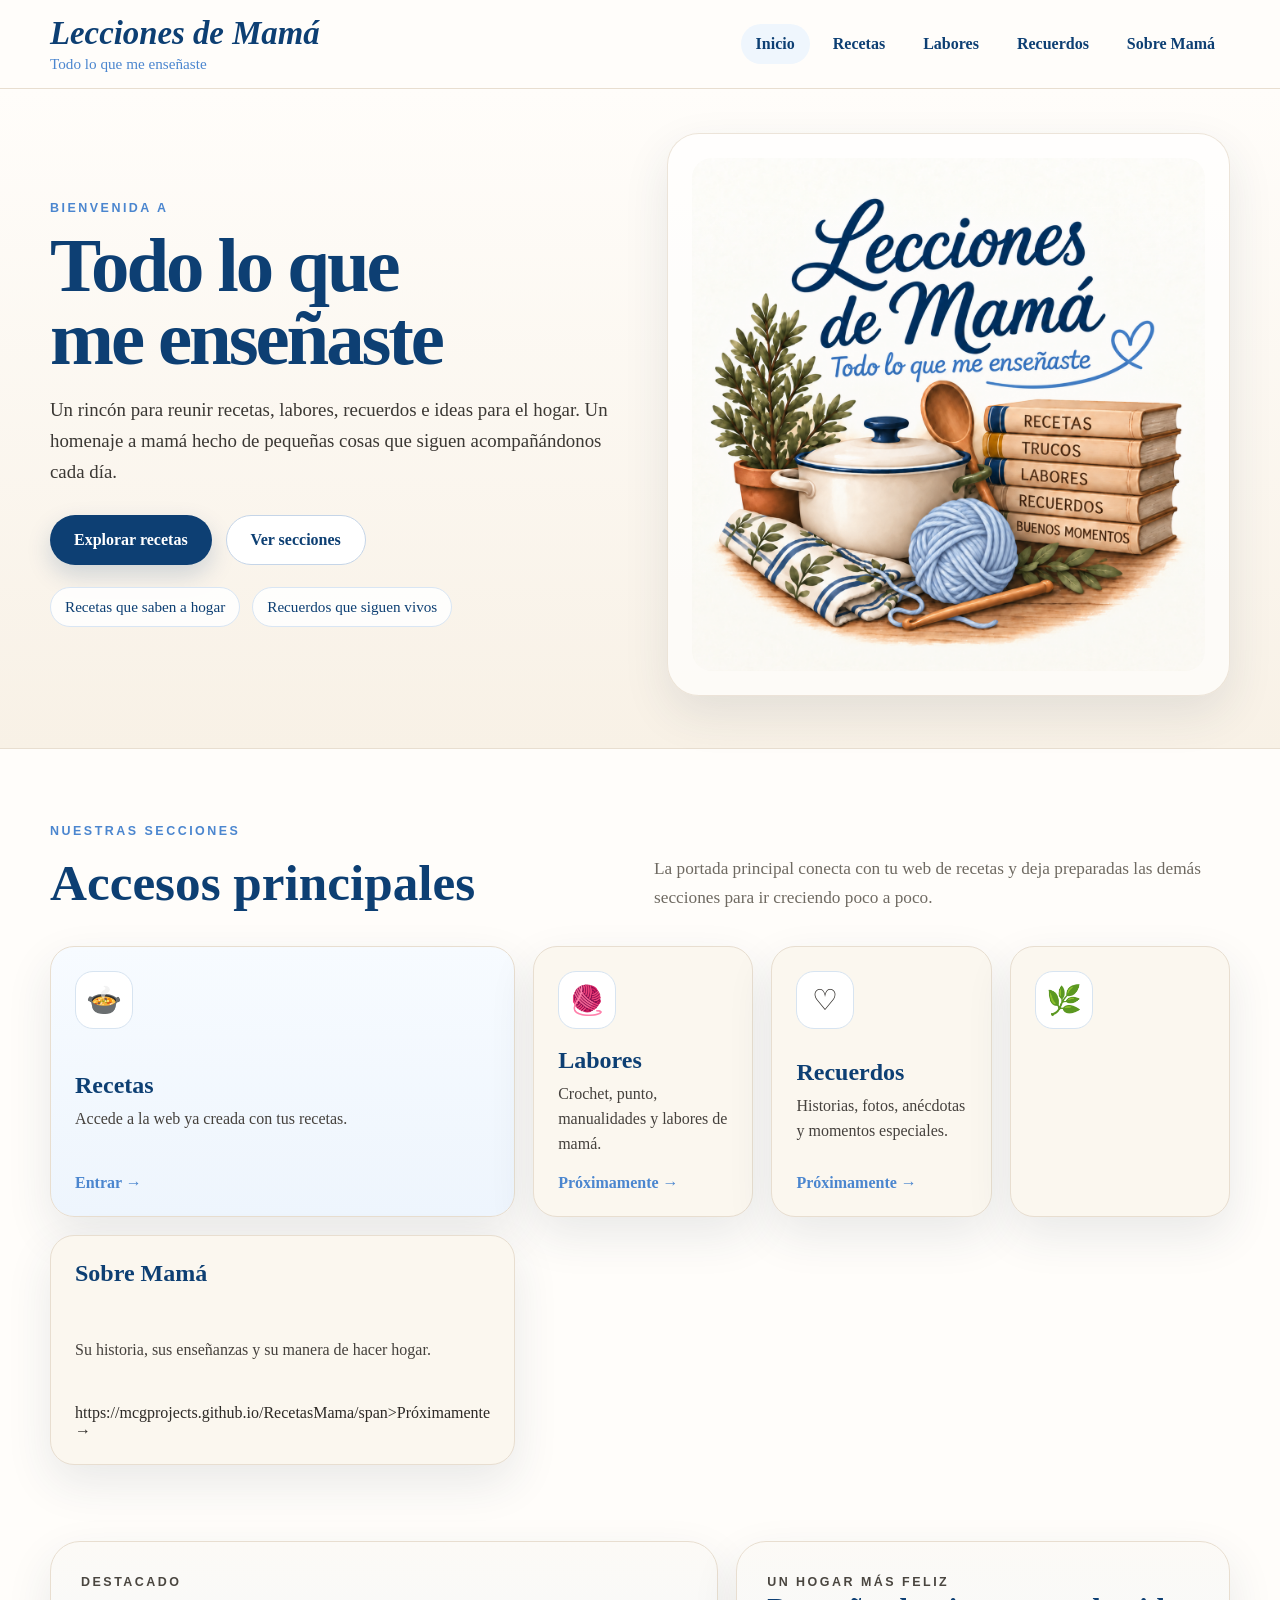
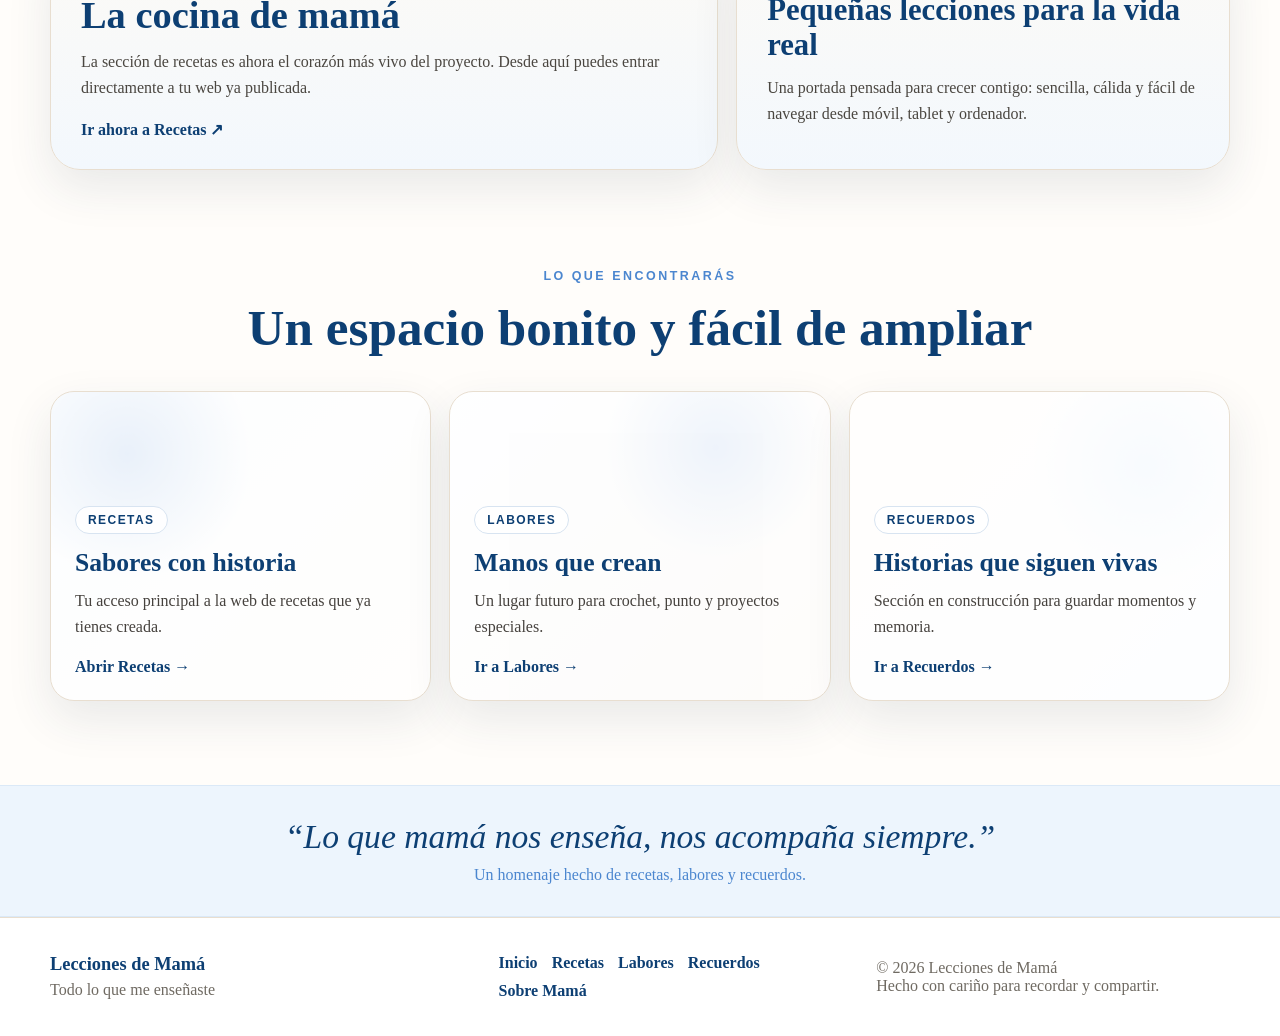
<file: index.html>
<!doctype html>
<html lang="es">
<head>
  <meta charset="utf-8">
  <meta name="viewport" content="width=device-width, initial-scale=1">
  <meta name="description" content="Lecciones de Mamá: recetas, labores, recuerdos y pequeñas enseñanzas que siguen acompañándonos.">
  <title>Lecciones de Mamá</title>
  <link rel="stylesheet" href="styles.css">
</head>
<body>
  <header class="site-header">
    <div class="wrap header-inner">
      <a class="brand" href="index.html" aria-label="Ir al inicio de Lecciones de Mamá">
        <div class="brand-mark">
          <span class="brand-title">Lecciones de Mamá</span>
          <span class="brand-subtitle">Todo lo que me enseñaste</span>
        </div>
      </a>

      <button class="menu-toggle" aria-expanded="false" aria-controls="main-nav" aria-label="Abrir menú">
        <span></span><span></span><span></span>
      </button>

      <nav id="main-nav" class="main-nav" aria-label="Navegación principal">
        <a class="active" href="index.html">Inicio</a>
        <a href="https://leccionesmama.github.io/RecetasMama/">Recetas</a>
        <a href="construccion.html?seccion=Labores">Labores</a>
        <a href="construccion.html?seccion=Recuerdos">Recuerdos</a>
        <a href="construccion.html?seccion=Sobre%20Mamá">Sobre Mamá</a>
      </nav>
    </div>
  </header>

  <main>
    <section class="hero">
      <div class="wrap hero-grid">
        <div class="hero-copy">
          <p class="eyebrow">BIENVENIDA A</p>
          <h1>Todo lo que <br>me enseñaste</h1>
          <p class="lead">Un rincón para reunir recetas, labores, recuerdos e ideas para el hogar. Un homenaje a mamá hecho de pequeñas cosas que siguen acompañándonos cada día.</p>

          <div class="hero-actions">
            <a class="btn primary" href="https://leccionesmama.github.io/RecetasMama/">Explorar recetas</a>
            <a class="btn secondary" href="#secciones">Ver secciones</a>
          </div>

          <div class="mini-note-grid">
            <div class="mini-note">Recetas que saben a hogar</div>
            <div class="mini-note">Recuerdos que siguen vivos</div>
          </div>
        </div>

        <div class="hero-art-card">
          <img src="assets/lecciones-mama.png" alt="Ilustración de Lecciones de Mamá con una olla, libros, un ovillo y elementos del hogar">
        </div>
      </div>
    </section>

    <section id="secciones" class="quick-access wrap">
      <div class="section-head split-head">
        <div>
          <p class="eyebrow">NUESTRAS SECCIONES</p>
          <h2>Accesos principales</h2>
        </div>
        <p class="section-intro">La portada principal conecta con tu web de recetas y deja preparadas las demás secciones para ir creciendo poco a poco.</p>
      </div>

      <div class="access-grid">
        <a class="access-card access-recetas" href=https:"//mcgprojects.github.io/RecetasMama/">
          <div class="access-icon">🍲</div>
          <div>
            <h3>Recetas</h3>
            <p>Accede a la web ya creada con tus recetas.</p>
          </div>
          <span>Entrar →</span>
        </a>

        <a class="access-card" href="construccion.html?seccion=Labores">
          <div class="access-icon">🧶</div>
          <div>
            <h3>Labores</h3>
            <p>Crochet, punto, manualidades y labores de mamá.</p>
          </div>
          <span>Próximamente →</span>
        </a>

        <a class="access-card" href="construccion.html?seccion=Recuerdos">
          <div class="access-icon">♡</div>
          <div>
            <h3>Recuerdos</h3>
            <p>Historias, fotos, anécdotas y momentos especiales.</p>
          </div>
          <span>Próximamente →</span>
        </a>

        <a class="access-card" href="construccion.html?seccion=Sobre%20Mamá">
          <div class="access-icon">🌿</div>
          <div>
            <h3>Sobre Mamá</h3>
            <p>Su historia, sus enseñanzas y su manera de hacer hogar.</p>
        https://mcgprojects.github.io/RecetasMama/span>Próximamente →</span>
        </a>
      </div>
    </section>

    <section class="highlight-band">
      <div class="wrap highlight-grid">
        <article class="highlight-card big-card">
          <p class="eyebrow">DESTACADO</p>
          <h2>La cocina de mamá</h2>
          <p>La sección de recetas es ahora el corazón más vivo del proyecto. Desde aquí puedes entrar directamente a tu web ya publicada.</p>
          <a class="text-link" href="https://leccionesmama.github.io/RecetasMama/">Ir ahora a Recetas ↗</a>
        </article>

        <article class="highlight-card small-card">
          <p class="eyebrow">UN HOGAR MÁS FELIZ</p>
          <h3>Pequeñas lecciones para la vida real</h3>
          <p>Una portada pensada para crecer contigo: sencilla, cálida y fácil de navegar desde móvil, tablet y ordenador.</p>
        </article>
      </div>
    </section>

    <section class="preview-section wrap">
      <div class="section-head">
        <p class="eyebrow">LO QUE ENCONTRARÁS</p>
        <h2>Un espacio bonito y fácil de ampliar</h2>
      </div>

      <div class="preview-grid">
        <article class="preview-card preview-photo recipes-card">
          <span class="tag">RECETAS</span>
          <h3>Sabores con historia</h3>
          <p>Tu acceso principal a la web de recetas que ya tienes creada.</p>
          <a class="text-link" href="https://leccionesmama.github.io/RecetasMama/">Abrir Recetas →</a>
        </article>

        <article class="preview-card preview-photo labores-card">
          <span class="tag">LABORES</span>
          <h3>Manos que crean</h3>
          <p>Un lugar futuro para crochet, punto y proyectos especiales.</p>
          <a class="text-link" href="construccion.html?seccion=Labores">Ir a Labores →</a>
        </article>

        <article class="preview-card preview-photo recuerdos-card">
          <span class="tag">RECUERDOS</span>
          <h3>Historias que siguen vivas</h3>
          <p>Sección en construcción para guardar momentos y memoria.</p>
          <a class="text-link" href="construccion.html?seccion=Recuerdos">Ir a Recuerdos →</a>
        </article>
      </div>
    </section>

    <section class="quote-band">
      <div class="wrap quote-wrap">
        <p class="quote-main">“Lo que mamá nos enseña, nos acompaña siempre.”</p>
        <p class="quote-sub">Un homenaje hecho de recetas, labores y recuerdos.</p>
      </div>
    </section>
  </main>

  <footer class="site-footer">
    <div class="wrap footer-grid">
      <div class="footer-brand">
        <strong>Lecciones de Mamá</strong>
        <span>Todo lo que me enseñaste</span>
      </div>

      <div class="footer-links">
        <a href="index.html">Inicio</a>
        <a href="https://leccionesmama.github.io/RecetasMama/">Recetas</a>
        <a href="construccion.html?seccion=Labores">Labores</a>
        <a href="construccion.html?seccion=Recuerdos">Recuerdos</a>
        <a href="construccion.html?seccion=Sobre%20Mamá">Sobre Mamá</a>
      </div>

      <div class="footer-note">
        <p>© 2026 Lecciones de Mamá</p>
        <p>Hecho con cariño para recordar y compartir.</p>
      </div>
    </div>
  </footer>

  <script src="app.js"></script>
</body>
</html>
</file>
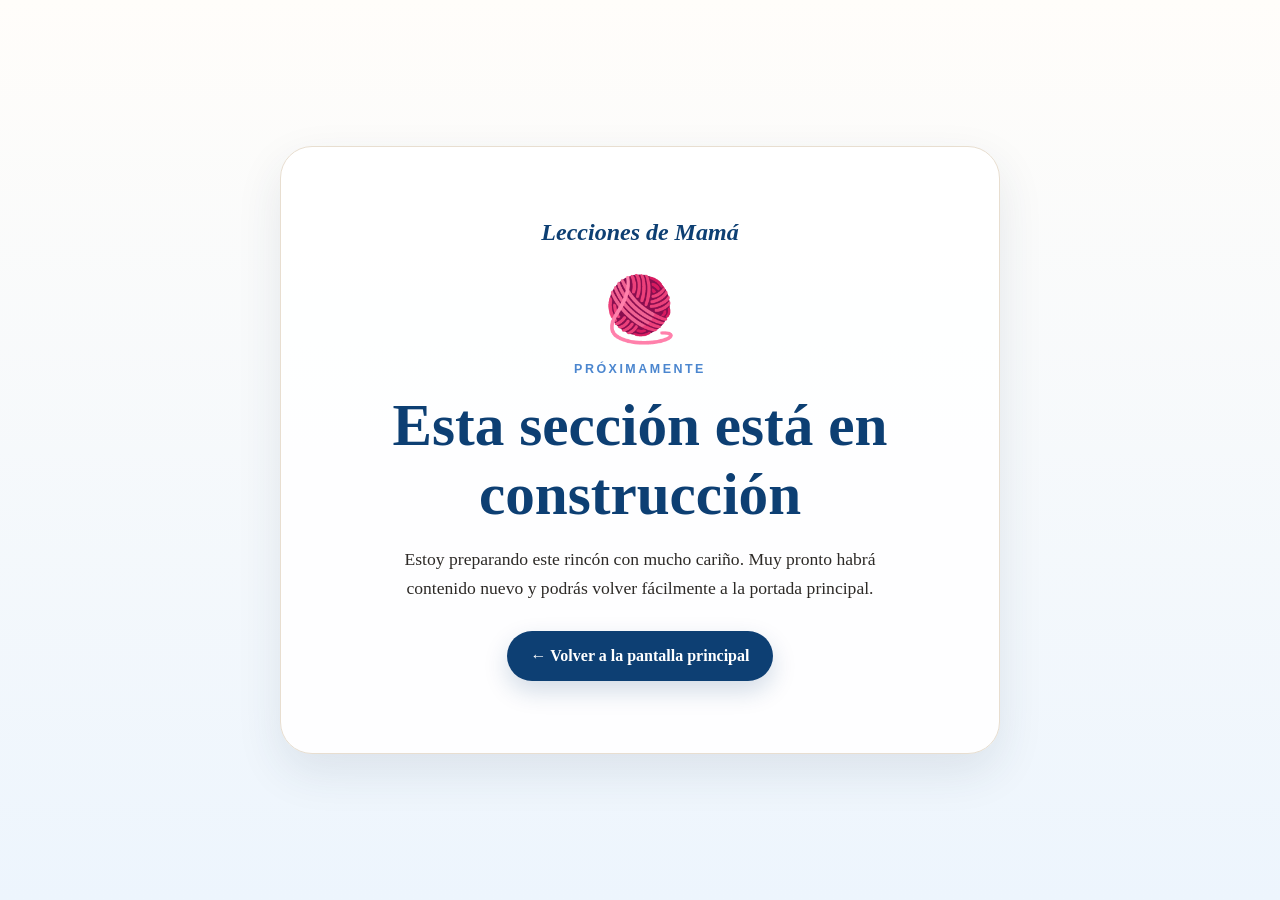
<file: construccion.html>
<!doctype html>
<html lang="es">
<head>
  <meta charset="utf-8">
  <meta name="viewport" content="width=device-width, initial-scale=1">
  <meta name="description" content="Sección en construcción de Lecciones de Mamá.">
  <title>En construcción · Lecciones de Mamá</title>
  <link rel="stylesheet" href="styles.css">
</head>
<body class="construction-page">
  <main class="construction-wrap">
    <div class="construction-card">
      <a class="mini-brand" href="index.html">Lecciones de Mamá</a>
      <div class="construction-icon">🧶</div>
      <p class="eyebrow" id="section-label">PRÓXIMAMENTE</p>
      <h1 id="section-title">Esta sección está en construcción</h1>
      <p>Estoy preparando este rincón con mucho cariño. Muy pronto habrá contenido nuevo y podrás volver fácilmente a la portada principal.</p>
      <a class="btn primary" href="index.html">← Volver a la pantalla principal</a>
    </div>
  </main>
  <script>
    const params = new URLSearchParams(location.search);
    const section = params.get('seccion');
    if (section) {
      document.getElementById('section-label').textContent = section.toUpperCase();
      document.getElementById('section-title').textContent = section + ' · En construcción';
      document.title = section + ' · En construcción · Lecciones de Mamá';
    }
  </script>
</body>
</html>
</file>
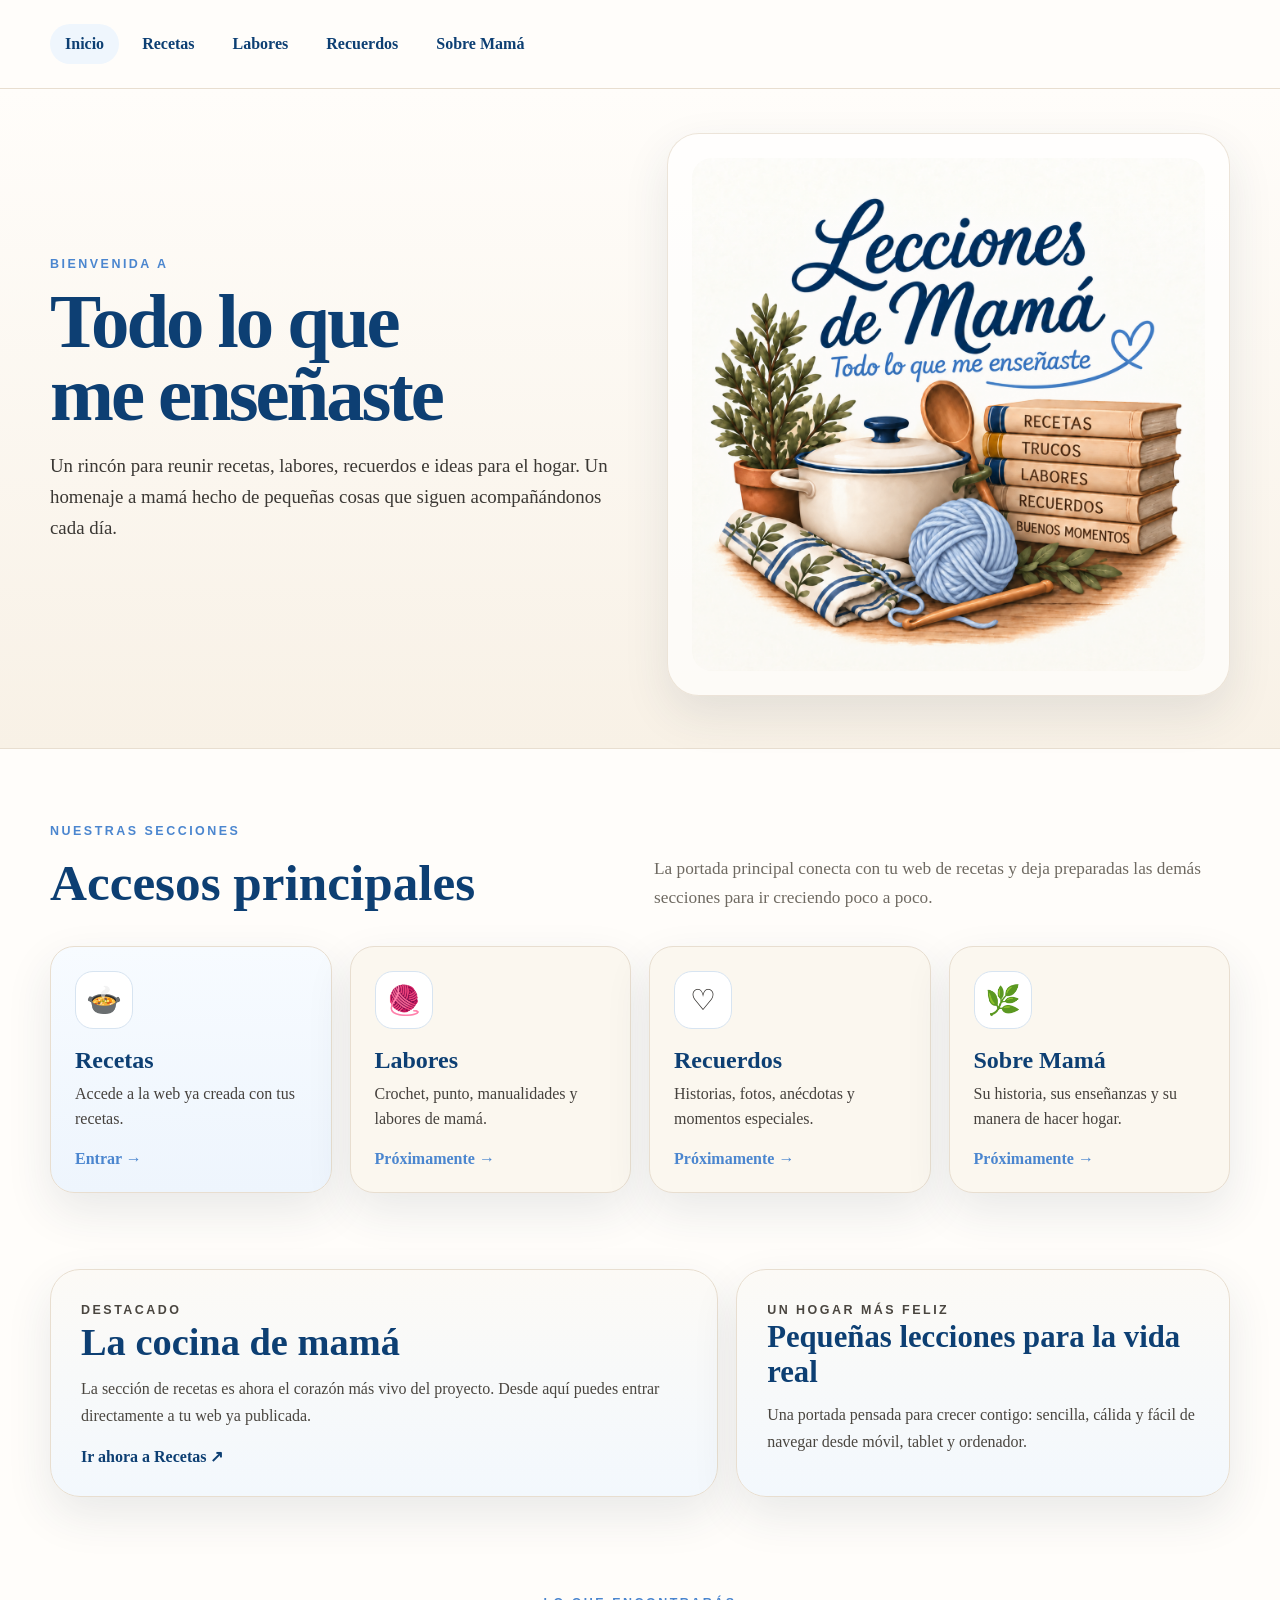
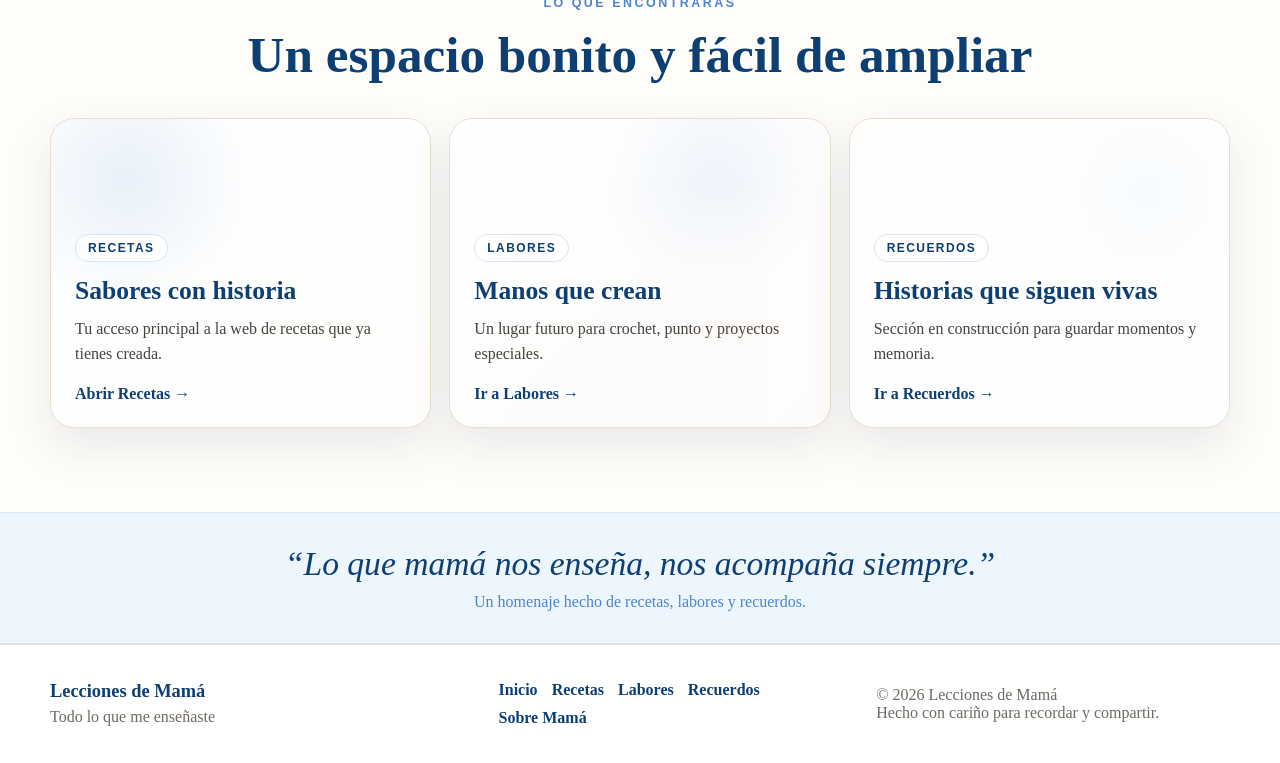
<file: index-1.html>
<!doctype html>
<html lang="es">
<head>
  <meta charset="utf-8">
  <meta name="viewport" content="width=device-width, initial-scale=1">
  <meta name="description" content="Lecciones de Mamá: recetas, labores, recuerdos y pequeñas enseñanzas que siguen acompañándonos.">
  <title>Lecciones de Mamá</title>
  <link rel="stylesheet" href="styles.css">
</head>
<body>
  <header class="site-header">
    <div class="wrap header-inner">
      <button class="menu-toggle" aria-expanded="false" aria-controls="main-nav" aria-label="Abrir menú">
        <span></span><span></span><span></span>
      </button>

      <nav id="main-nav" class="main-nav" aria-label="Navegación principal">
        <a class="active" href="index.html">Inicio</a>
        <a href="https://mcgprojects.github.io/RecetasMama/">Recetas</a>
        <a href="construccion.html?seccion=Labores">Labores</a>
        <a href="construccion.html?seccion=Recuerdos">Recuerdos</a>
        <a href="construccion.html?seccion=Sobre%20Mamá">Sobre Mamá</a>
      </nav>
    </div>
  </header>

  <main>
    <section class="hero">
      <div class="wrap hero-grid">
        <div class="hero-copy">
          <p class="eyebrow">BIENVENIDA A</p>
          <h1>Todo lo que <br>me enseñaste</h1>
          <p class="lead">Un rincón para reunir recetas, labores, recuerdos e ideas para el hogar. Un homenaje a mamá hecho de pequeñas cosas que siguen acompañándonos cada día.</p>

        </div>

        <div class="hero-art-card">
          <img src="assets/lecciones-mama.png" alt="Ilustración de Lecciones de Mamá con una olla, libros, un ovillo y elementos del hogar">
        </div>
      </div>
    </section>

    <section id="secciones" class="quick-access wrap">
      <div class="section-head split-head">
        <div>
          <p class="eyebrow">NUESTRAS SECCIONES</p>
          <h2>Accesos principales</h2>
        </div>
        <p class="section-intro">La portada principal conecta con tu web de recetas y deja preparadas las demás secciones para ir creciendo poco a poco.</p>
      </div>

      <div class="access-grid">
        <a class="access-card access-recetas" href="https://mcgprojects.github.io/RecetasMama/">
          <div class="access-icon">🍲</div>
          <div>
            <h3>Recetas</h3>
            <p>Accede a la web ya creada con tus recetas.</p>
          </div>
          <span>Entrar →</span>
        </a>

        <a class="access-card" href="construccion.html?seccion=Labores">
          <div class="access-icon">🧶</div>
          <div>
            <h3>Labores</h3>
            <p>Crochet, punto, manualidades y labores de mamá.</p>
          </div>
          <span>Próximamente →</span>
        </a>

        <a class="access-card" href="construccion.html?seccion=Recuerdos">
          <div class="access-icon">♡</div>
          <div>
            <h3>Recuerdos</h3>
            <p>Historias, fotos, anécdotas y momentos especiales.</p>
          </div>
          <span>Próximamente →</span>
        </a>

        <a class="access-card" href="construccion.html?seccion=Sobre%20Mamá">
          <div class="access-icon">🌿</div>
          <div>
            <h3>Sobre Mamá</h3>
            <p>Su historia, sus enseñanzas y su manera de hacer hogar.</p>
          </div>
          <span>Próximamente →</span>
        </a>
      </div>
    </section>

    <section class="highlight-band">
      <div class="wrap highlight-grid">
        <article class="highlight-card big-card">
          <p class="eyebrow">DESTACADO</p>
          <h2>La cocina de mamá</h2>
          <p>La sección de recetas es ahora el corazón más vivo del proyecto. Desde aquí puedes entrar directamente a tu web ya publicada.</p>
          <a class="text-link" href="https://mcgprojects.github.io/RecetasMama/">Ir ahora a Recetas ↗</a>
        </article>

        <article class="highlight-card small-card">
          <p class="eyebrow">UN HOGAR MÁS FELIZ</p>
          <h3>Pequeñas lecciones para la vida real</h3>
          <p>Una portada pensada para crecer contigo: sencilla, cálida y fácil de navegar desde móvil, tablet y ordenador.</p>
        </article>
      </div>
    </section>

    <section class="preview-section wrap">
      <div class="section-head">
        <p class="eyebrow">LO QUE ENCONTRARÁS</p>
        <h2>Un espacio bonito y fácil de ampliar</h2>
      </div>

      <div class="preview-grid">
        <article class="preview-card preview-photo recipes-card">
          <span class="tag">RECETAS</span>
          <h3>Sabores con historia</h3>
          <p>Tu acceso principal a la web de recetas que ya tienes creada.</p>
          <a class="text-link" href="https://mcgprojects.github.io/RecetasMama/">Abrir Recetas →</a>
        </article>

        <article class="preview-card preview-photo labores-card">
          <span class="tag">LABORES</span>
          <h3>Manos que crean</h3>
          <p>Un lugar futuro para crochet, punto y proyectos especiales.</p>
          <a class="text-link" href="construccion.html?seccion=Labores">Ir a Labores →</a>
        </article>

        <article class="preview-card preview-photo recuerdos-card">
          <span class="tag">RECUERDOS</span>
          <h3>Historias que siguen vivas</h3>
          <p>Sección en construcción para guardar momentos y memoria.</p>
          <a class="text-link" href="construccion.html?seccion=Recuerdos">Ir a Recuerdos →</a>
        </article>
      </div>
    </section>

    <section class="quote-band">
      <div class="wrap quote-wrap">
        <p class="quote-main">“Lo que mamá nos enseña, nos acompaña siempre.”</p>
        <p class="quote-sub">Un homenaje hecho de recetas, labores y recuerdos.</p>
      </div>
    </section>
  </main>

  <footer class="site-footer">
    <div class="wrap footer-grid">
      <div class="footer-brand">
        <strong>Lecciones de Mamá</strong>
        <span>Todo lo que me enseñaste</span>
      </div>

      <div class="footer-links">
        <a href="index.html">Inicio</a>
        <a href="https://mcgprojects.github.io/RecetasMama/">Recetas</a>
        <a href="construccion.html?seccion=Labores">Labores</a>
        <a href="construccion.html?seccion=Recuerdos">Recuerdos</a>
        <a href="construccion.html?seccion=Sobre%20Mamá">Sobre Mamá</a>
      </div>

      <div class="footer-note">
        <p>© 2026 Lecciones de Mamá</p>
        <p>Hecho con cariño para recordar y compartir.</p>
      </div>
    </div>
  </footer>

  <script src="app.js"></script>
</body>
</html>
</file>
<file: styles.css>
:root {
  --navy: #0d3f73;
  --navy-strong: #0a325b;
  --blue: #4b86cf;
  --blue-soft: #dbeaf8;
  --blue-pale: #eff6fd;
  --cream: #fbf7ef;
  --paper: #fffdfa;
  --ink: #2d2a27;
  --muted: #6f6a62;
  --sage: #677454;
  --line: #e8ded0;
  --shadow: 0 18px 46px rgba(40, 54, 75, 0.10);
  --radius-xl: 30px;
  --radius-lg: 24px;
  --radius-md: 18px;
}

* { box-sizing: border-box; }
html { scroll-behavior: smooth; }
body {
  margin: 0;
  color: var(--ink);
  background: var(--paper);
  font-family: Georgia, "Times New Roman", serif;
}
img { display: block; max-width: 100%; }
a { color: inherit; }
.wrap { width: min(1180px, calc(100% - 32px)); margin: 0 auto; }

.site-header {
  position: sticky;
  top: 0;
  z-index: 30;
  background: rgba(255, 253, 250, 0.92);
  backdrop-filter: blur(10px);
  border-bottom: 1px solid var(--line);
}
.header-inner {
  min-height: 88px;
  display: flex;
  align-items: center;
  justify-content: space-between;
  gap: 28px;
}
.brand {
  text-decoration: none;
  min-width: 0;
}
.brand-mark {
  display: flex;
  flex-direction: column;
  line-height: 1;
}
.brand-title {
  color: var(--navy);
  font-size: clamp(1.5rem, 3vw, 2.05rem);
  font-style: italic;
  font-weight: 700;
}
.brand-subtitle {
  margin-top: 6px;
  color: var(--blue);
  font-size: .95rem;
}
.main-nav {
  display: flex;
  align-items: center;
  gap: 8px;
}
.main-nav a {
  text-decoration: none;
  padding: 11px 15px;
  border-radius: 999px;
  color: var(--navy);
  font-weight: 700;
  transition: background .18s ease, color .18s ease;
}
.main-nav a:hover,
.main-nav a.active {
  background: var(--blue-pale);
}
.menu-toggle {
  display: none;
  width: 46px;
  height: 46px;
  border: 1px solid var(--line);
  border-radius: 14px;
  background: white;
  padding: 10px;
  cursor: pointer;
}
.menu-toggle span {
  display: block;
  height: 2px;
  background: var(--navy);
  border-radius: 999px;
}
.menu-toggle span + span { margin-top: 6px; }

.eyebrow {
  margin: 0 0 14px;
  color: var(--blue);
  font: 700 .78rem/1.1 Arial, sans-serif;
  letter-spacing: .2em;
}

.hero {
  background: linear-gradient(180deg, #fffdfa 0%, #f8f1e6 100%);
  border-bottom: 1px solid var(--line);
}
.hero-grid {
  display: grid;
  grid-template-columns: 1.02fr 1fr;
  gap: 42px;
  align-items: center;
  padding: 44px 0 52px;
}
.hero-copy h1 {
  margin: 0 0 18px;
  color: var(--navy);
  font-size: clamp(3rem, 6vw, 5rem);
  line-height: .95;
  letter-spacing: -.04em;
}
.lead {
  margin: 0 0 28px;
  max-width: 580px;
  font-size: 1.18rem;
  line-height: 1.65;
  color: #3b3834;
}
.hero-actions {
  display: flex;
  flex-wrap: wrap;
  gap: 14px;
  margin-bottom: 22px;
}
.btn {
  display: inline-flex;
  align-items: center;
  justify-content: center;
  min-height: 50px;
  padding: 0 24px;
  border-radius: 999px;
  text-decoration: none;
  font-weight: 700;
  transition: transform .18s ease, background .18s ease;
}
.btn.primary {
  color: white;
  background: var(--navy);
  box-shadow: 0 10px 24px rgba(13, 63, 115, .18);
}
.btn.primary:hover { transform: translateY(-2px); }
.btn.secondary {
  color: var(--navy);
  background: white;
  border: 1px solid #c5d5e8;
}

.mini-note-grid {
  display: flex;
  flex-wrap: wrap;
  gap: 12px;
}
.mini-note {
  padding: 10px 14px;
  border-radius: 999px;
  background: rgba(255,255,255,.88);
  border: 1px solid #d9e6f4;
  color: var(--navy);
  font-size: .95rem;
}
.hero-art-card {
  padding: 24px;
  border-radius: 32px;
  background: rgba(255,255,255,.66);
  box-shadow: var(--shadow);
  border: 1px solid rgba(232, 222, 208, .8);
}
.hero-art-card img {
  width: 100%;
  border-radius: 20px;
  mix-blend-mode: multiply;
}

.quick-access,
.preview-section {
  padding: 76px 0;
}
.section-head {
  text-align: center;
  margin-bottom: 34px;
}
.split-head {
  display: grid;
  grid-template-columns: 1fr 1fr;
  align-items: end;
  gap: 28px;
  text-align: left;
}
.section-head h2 {
  margin: 0;
  color: var(--navy);
  font-size: clamp(2rem, 4vw, 3.2rem);
}
.section-intro {
  margin: 0;
  color: var(--muted);
  font-size: 1.08rem;
  line-height: 1.65;
}

.access-grid {
  display: grid;
  grid-template-columns: repeat(4, 1fr);
  gap: 18px;
}
.access-card {
  min-height: 230px;
  display: flex;
  flex-direction: column;
  justify-content: space-between;
  gap: 18px;
  text-decoration: none;
  padding: 24px;
  background: var(--cream);
  border: 1px solid var(--line);
  border-radius: var(--radius-lg);
  box-shadow: var(--shadow);
  transition: transform .18s ease, border-color .18s ease;
}
.access-card:hover {
  transform: translateY(-4px);
  border-color: #cbd8e7;
}
.access-recetas {
  background: linear-gradient(180deg, #f7fbff 0%, #eef5fd 100%);
}
.access-icon {
  width: 58px;
  height: 58px;
  display: grid;
  place-items: center;
  border-radius: 18px;
  background: white;
  border: 1px solid #d7e4f1;
  font-size: 1.8rem;
}
.access-card h3 {
  margin: 0 0 8px;
  color: var(--navy);
  font-size: 1.5rem;
}
.access-card p {
  margin: 0;
  color: #45413d;
  line-height: 1.55;
}
.access-card span {
  color: var(--blue);
  font-weight: 700;
}

.highlight-band {
  padding: 0 0 24px;
}
.highlight-grid {
  display: grid;
  grid-template-columns: 1.15fr .85fr;
  gap: 18px;
}
.highlight-card {
  background: linear-gradient(180deg, #fcfaf6 0%, #f3f8fd 100%);
  border: 1px solid var(--line);
  border-radius: var(--radius-xl);
  padding: 30px;
  box-shadow: var(--shadow);
}
.big-card h2,
.small-card h3 {
  color: var(--navy);
  margin: 0 0 12px;
}
.big-card h2 { font-size: clamp(1.9rem, 3vw, 2.7rem); }
.small-card h3 { font-size: clamp(1.4rem, 2.4vw, 2rem); }
.highlight-card p {
  margin: 0;
  line-height: 1.65;
  color: #4a4640;
}
.text-link {
  display: inline-block;
  margin-top: 18px;
  color: var(--navy);
  font-weight: 700;
  text-decoration: none;
}
.text-link:hover { text-decoration: underline; }

.preview-grid {
  display: grid;
  grid-template-columns: repeat(3, 1fr);
  gap: 18px;
}
.preview-card {
  border-radius: var(--radius-lg);
  border: 1px solid var(--line);
  overflow: hidden;
  box-shadow: var(--shadow);
  background: white;
}
.preview-photo {
  position: relative;
  min-height: 310px;
  padding: 24px;
  display: flex;
  flex-direction: column;
  justify-content: flex-end;
}
.preview-photo::before {
  content: "";
  position: absolute;
  inset: 0;
  background-size: cover;
  background-position: center;
  opacity: .18;
}
.recipes-card::before {
  background-image: radial-gradient(circle at 20% 20%, #86aee0 0, transparent 32%), linear-gradient(135deg, #f1f8ff, #fcf7ef);
}
.labores-card::before {
  background-image: radial-gradient(circle at 70% 18%, #a5c2ea 0, transparent 30%), linear-gradient(135deg, #f7fbff, #f6efe6);
}
.recuerdos-card::before {
  background-image: radial-gradient(circle at 78% 24%, #d6e7fa 0, transparent 30%), linear-gradient(135deg, #fffaf2, #f3f7fd);
}
.preview-photo > * { position: relative; z-index: 1; }
.tag {
  display: inline-flex;
  align-self: flex-start;
  margin-bottom: 14px;
  padding: 7px 12px;
  border-radius: 999px;
  background: rgba(255,255,255,.92);
  border: 1px solid #d8e4f1;
  color: var(--navy);
  font: 700 .75rem/1 Arial, sans-serif;
  letter-spacing: .12em;
}
.preview-card h3 {
  margin: 0 0 10px;
  color: var(--navy);
  font-size: 1.6rem;
}
.preview-card p {
  margin: 0;
  color: #46423e;
  line-height: 1.6;
}

.quote-band {
  margin-top: 8px;
  background: #edf5fd;
  border-top: 1px solid #dbe9f7;
  border-bottom: 1px solid #dbe9f7;
}
.quote-wrap {
  padding: 32px 0;
  text-align: center;
}
.quote-main {
  margin: 0 0 10px;
  color: var(--navy);
  font-size: clamp(1.25rem, 2.7vw, 2.1rem);
  font-style: italic;
}
.quote-sub {
  margin: 0;
  color: var(--blue);
}

.site-footer {
  background: white;
  border-top: 1px solid var(--line);
}
.footer-grid {
  min-height: 118px;
  display: grid;
  grid-template-columns: 1.2fr 1fr 1fr;
  gap: 24px;
  align-items: center;
  padding: 18px 0;
}
.footer-brand {
  display: flex;
  flex-direction: column;
  gap: 6px;
}
.footer-brand strong {
  color: var(--navy);
  font-size: 1.15rem;
}
.footer-brand span,
.footer-note p {
  color: var(--muted);
}
.footer-links {
  display: flex;
  flex-wrap: wrap;
  gap: 10px 14px;
}
.footer-links a {
  color: var(--navy);
  text-decoration: none;
  font-weight: 700;
}
.footer-links a:hover { text-decoration: underline; }
.footer-note p { margin: 0; }

.construction-page {
  min-height: 100vh;
  background: linear-gradient(180deg, #fffdfa, #edf5fd);
}
.construction-wrap {
  min-height: 100vh;
  display: grid;
  place-items: center;
  padding: 24px;
}
.construction-card {
  width: min(720px, 100%);
  text-align: center;
  padding: clamp(36px, 6vw, 72px);
  background: rgba(255,255,255,.92);
  border: 1px solid var(--line);
  border-radius: 32px;
  box-shadow: var(--shadow);
}
.mini-brand {
  color: var(--navy);
  text-decoration: none;
  font-size: 1.5rem;
  font-style: italic;
  font-weight: 700;
}
.construction-icon {
  font-size: 4rem;
  margin: 26px 0 16px;
}
.construction-card h1 {
  margin: 0 0 16px;
  color: var(--navy);
  font-size: clamp(2rem, 5vw, 3.7rem);
}
.construction-card p:not(.eyebrow) {
  margin: 0 auto 28px;
  max-width: 540px;
  line-height: 1.65;
  font-size: 1.1rem;
}

@media (max-width: 980px) {
  .hero-grid,
  .split-head,
  .highlight-grid,
  .footer-grid {
    grid-template-columns: 1fr;
  }
  .split-head { text-align: center; }
  .section-intro { max-width: 720px; margin: 0 auto; }
  .access-grid { grid-template-columns: repeat(2, 1fr); }
  .preview-grid { grid-template-columns: 1fr; }
  .footer-grid { padding: 26px 0; }
}

@media (max-width: 860px) {
  .menu-toggle { display: block; }
  .main-nav {
    display: none;
    position: absolute;
    top: 88px;
    left: 16px;
    right: 16px;
    flex-direction: column;
    align-items: stretch;
    gap: 8px;
    padding: 14px;
    border-radius: 22px;
    background: white;
    border: 1px solid var(--line);
    box-shadow: var(--shadow);
  }
  .main-nav.open { display: flex; }
  .hero-grid {
    grid-template-columns: 1fr;
    padding-top: 28px;
  }
  .hero-copy {
    text-align: center;
  }
  .lead {
    margin-left: auto;
    margin-right: auto;
  }
  .hero-actions,
  .mini-note-grid {
    justify-content: center;
  }
  .hero-art-card {
    order: -1;
  }
}

@media (max-width: 600px) {
  .wrap { width: min(100% - 24px, 1180px); }
  .header-inner { min-height: 76px; gap: 12px; }
  .main-nav { top: 76px; }
  .brand-subtitle { font-size: .8rem; }
  .hero-grid,
  .quick-access,
  .preview-section { padding-top: 28px; padding-bottom: 44px; }
  .hero-copy h1 { font-size: 3rem; }
  .lead { font-size: 1.03rem; }
  .access-grid { grid-template-columns: 1fr; }
  .access-card,
  .preview-photo,
  .highlight-card { min-height: auto; }
  .site-footer { text-align: center; }
  .footer-links { justify-content: center; }
}
</file>
